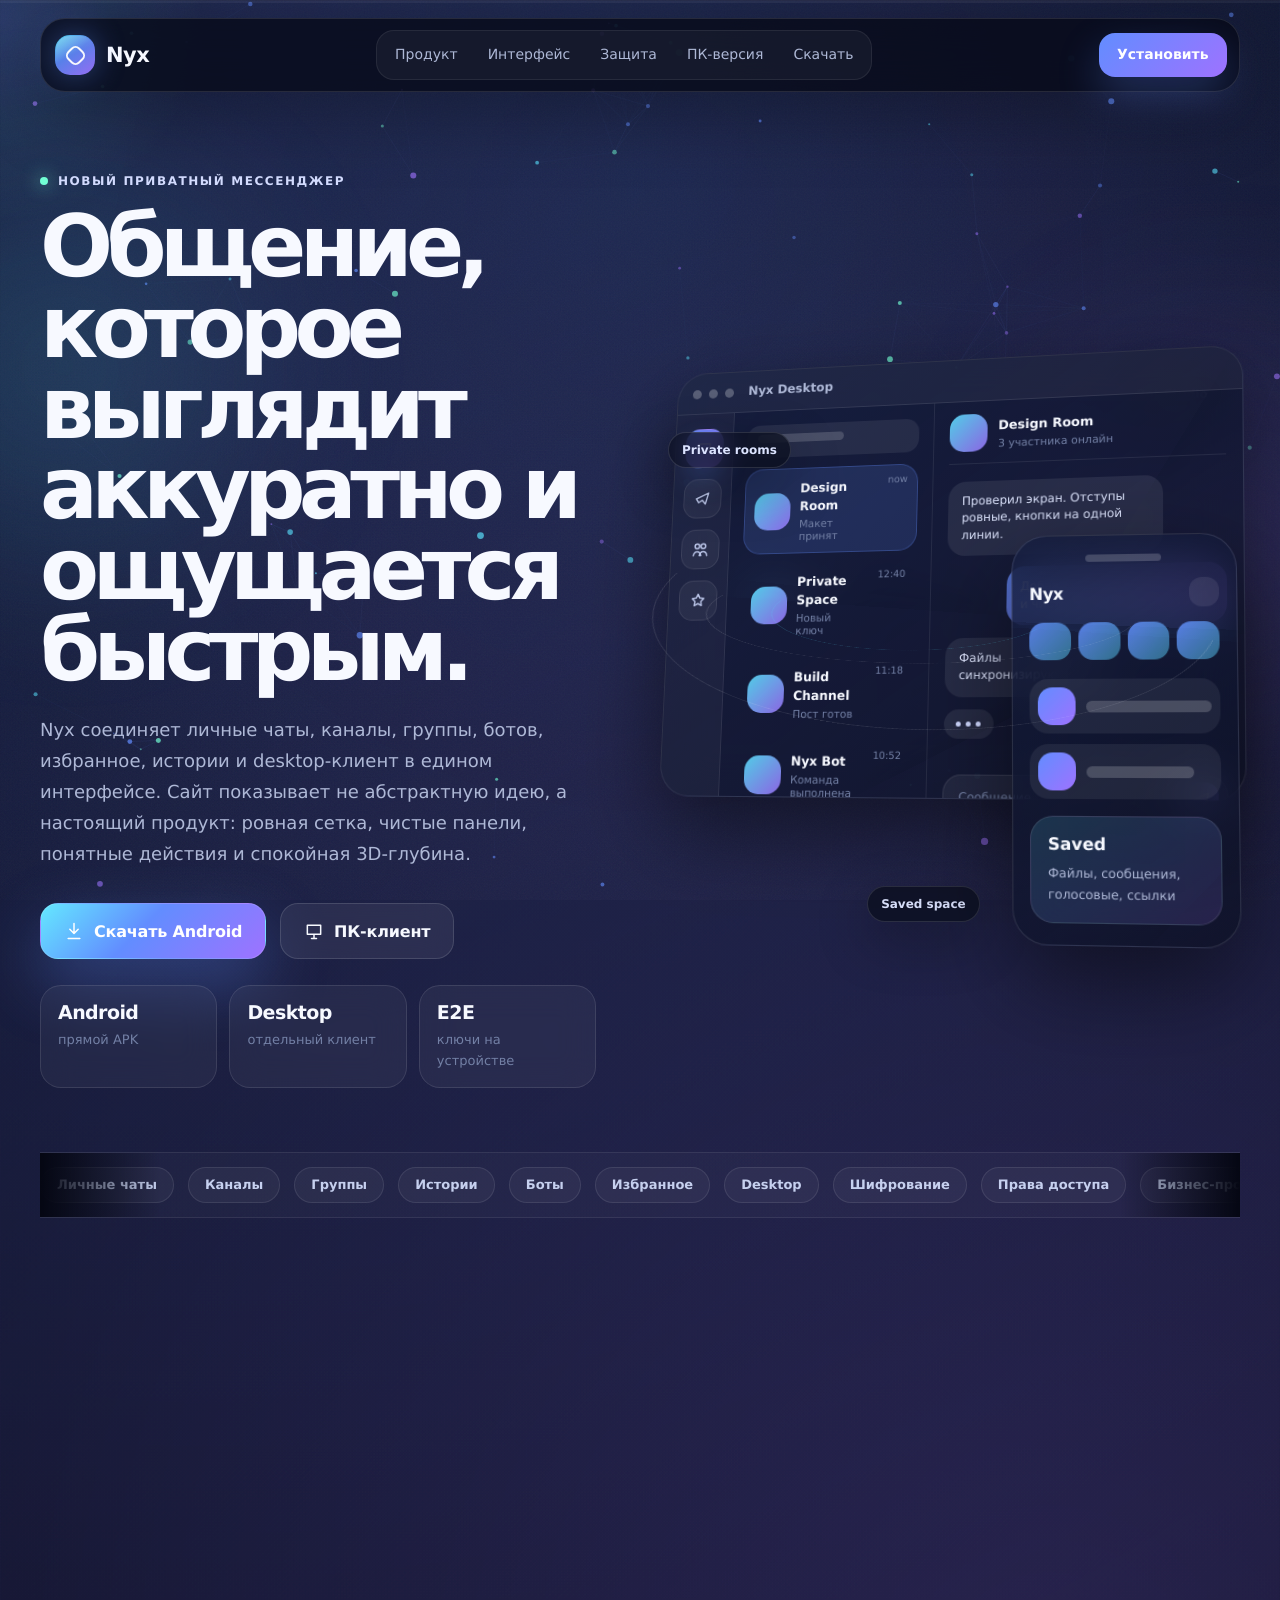
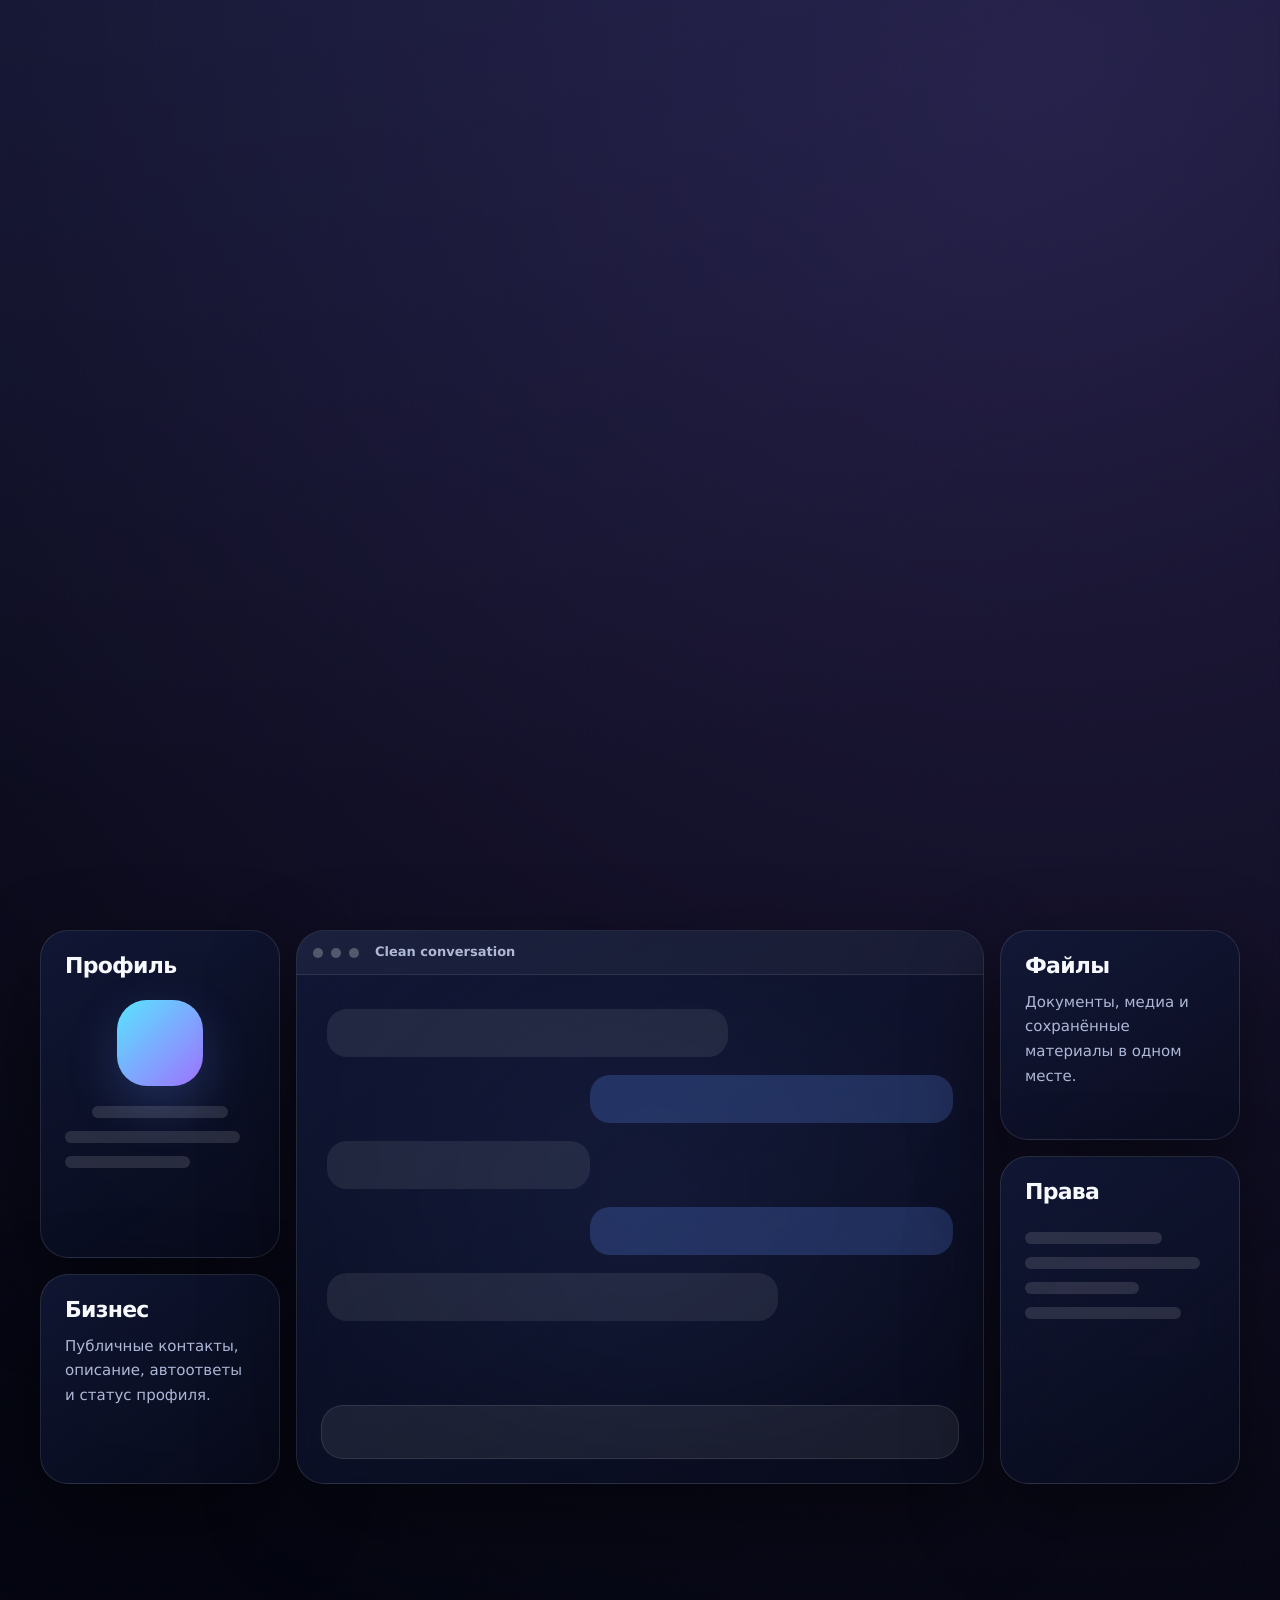
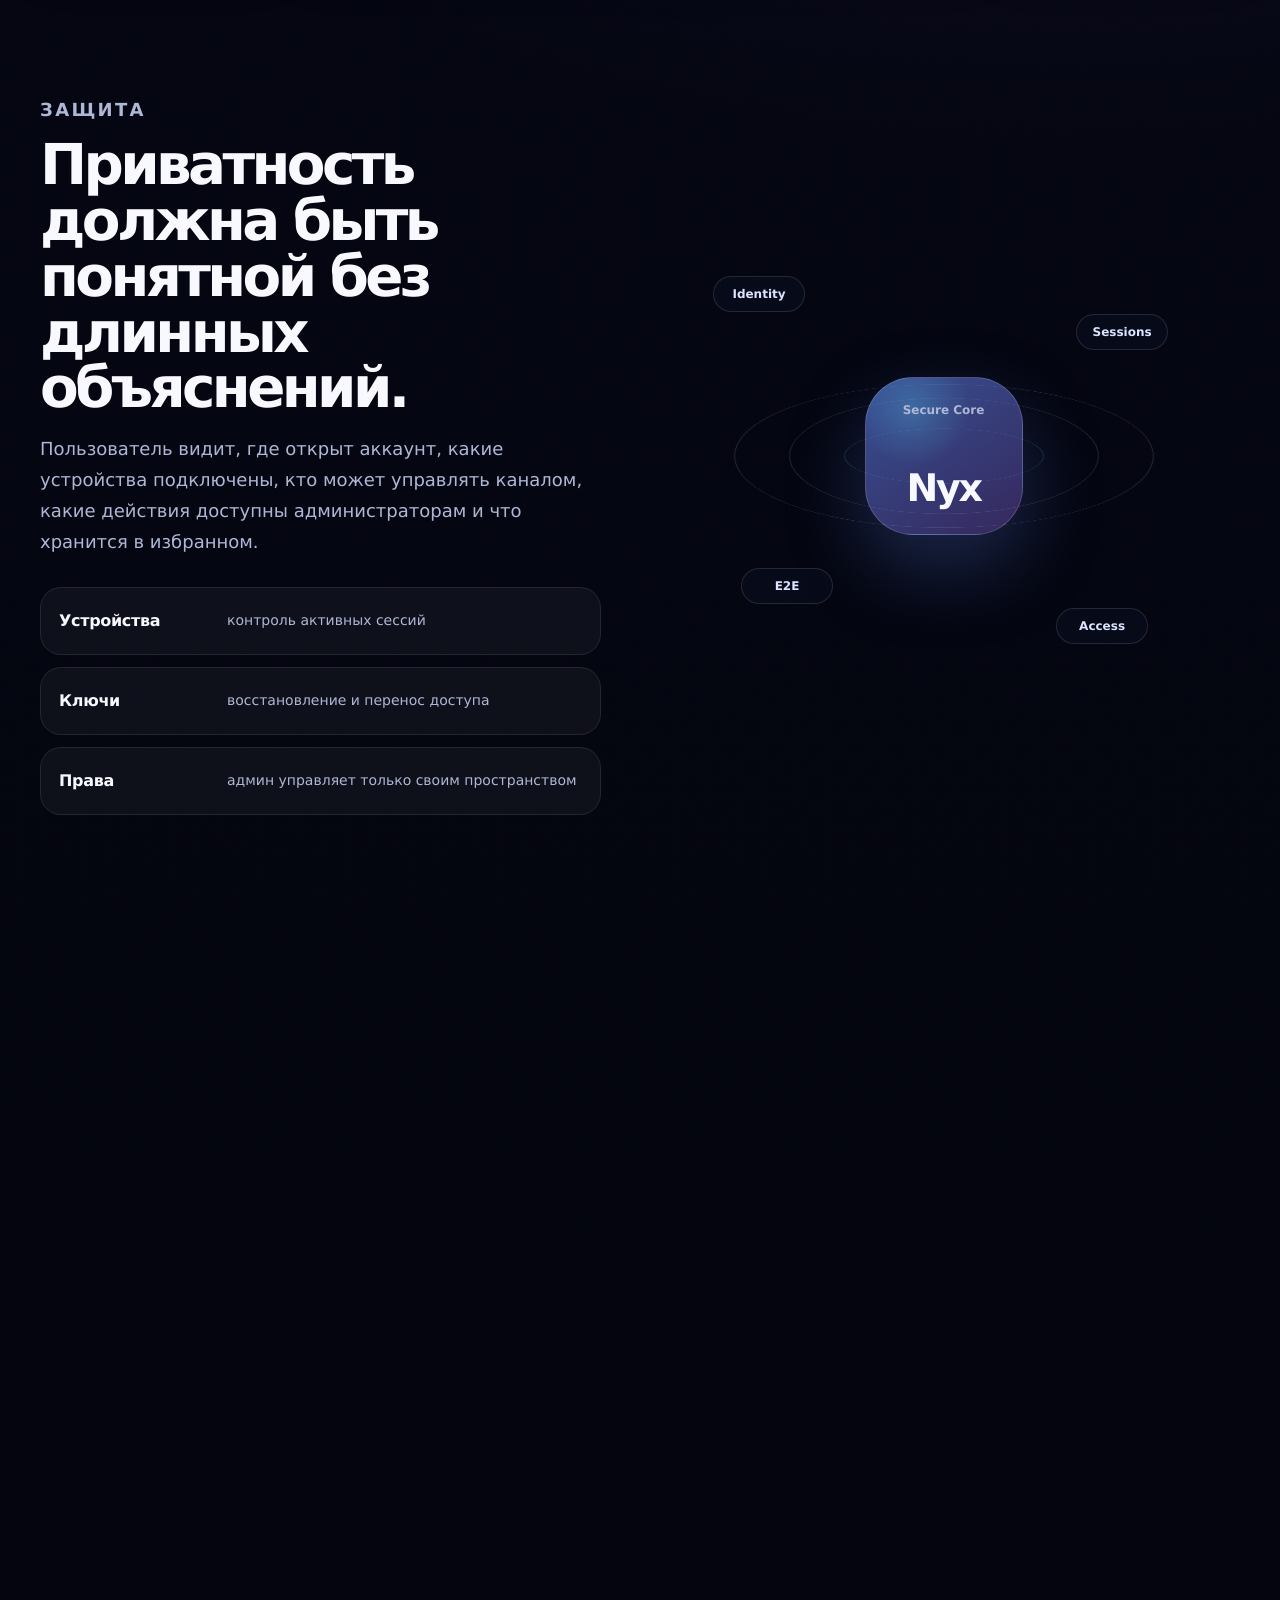
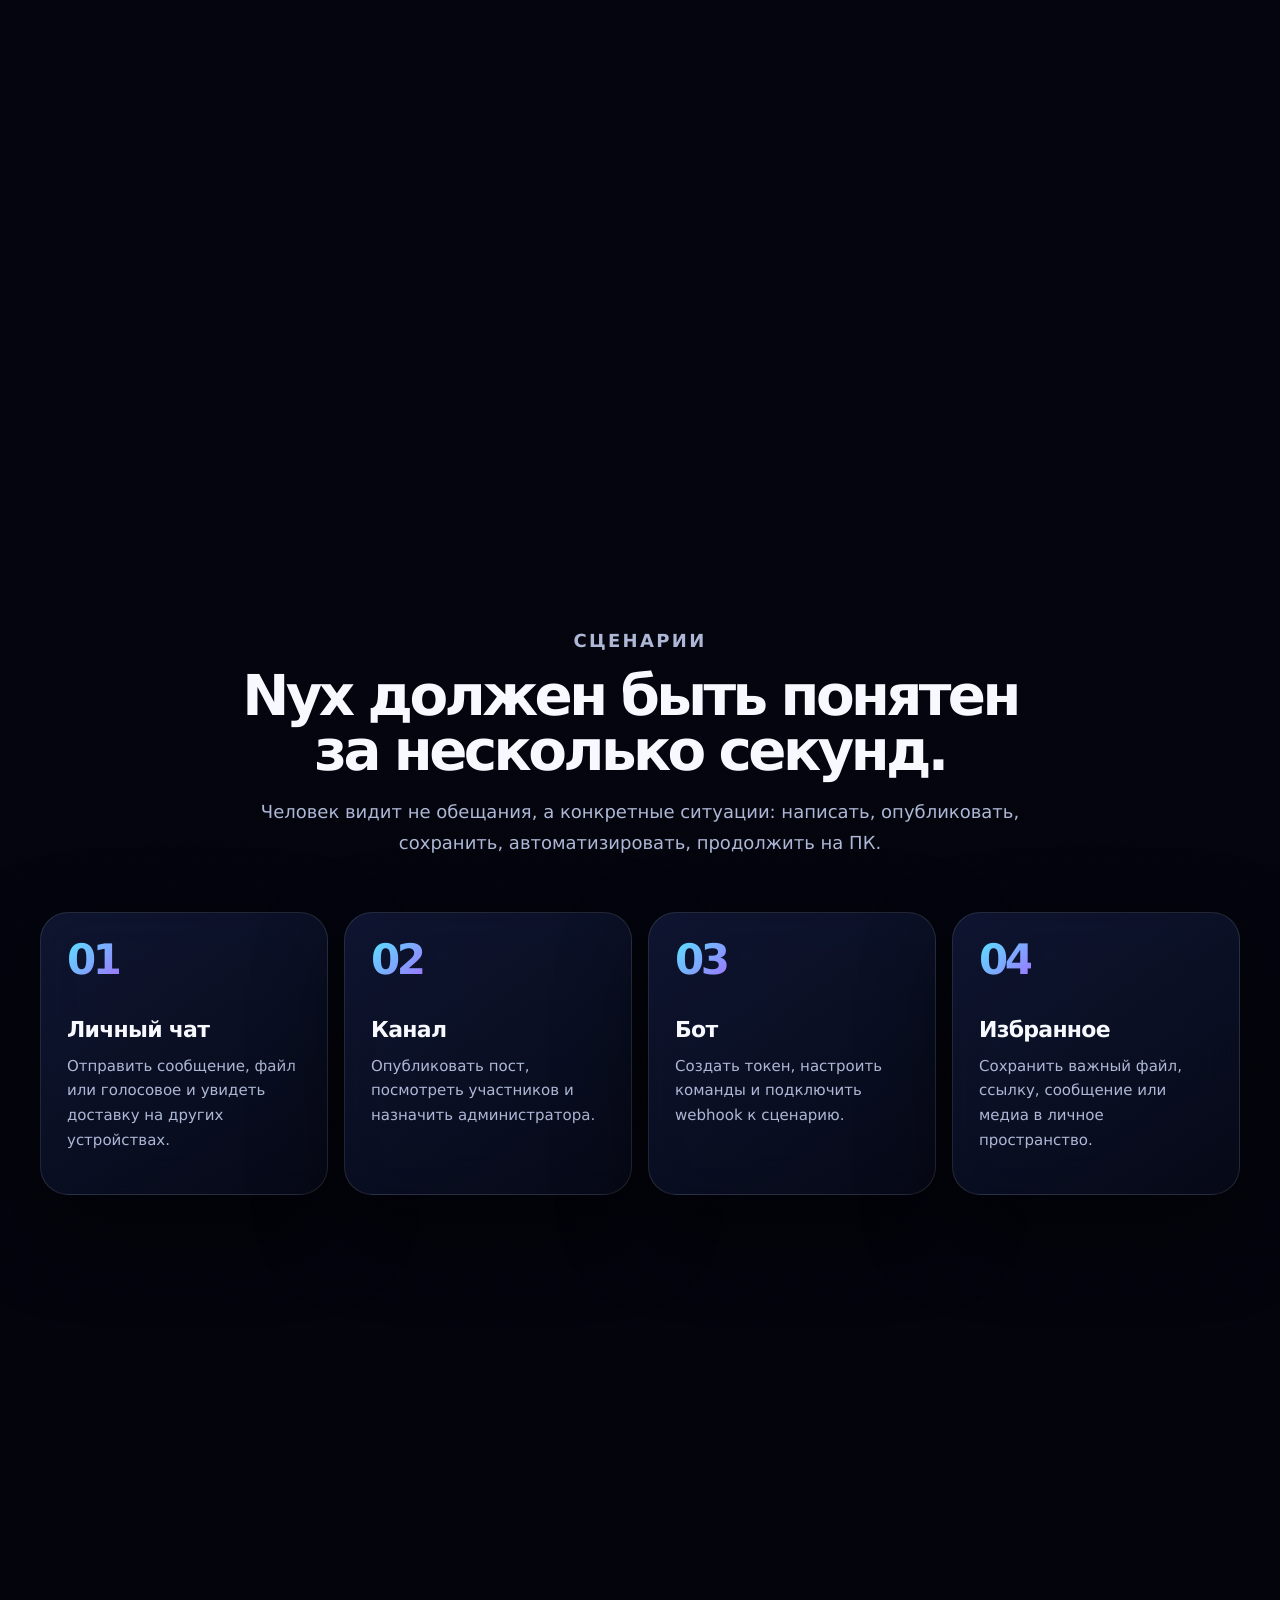
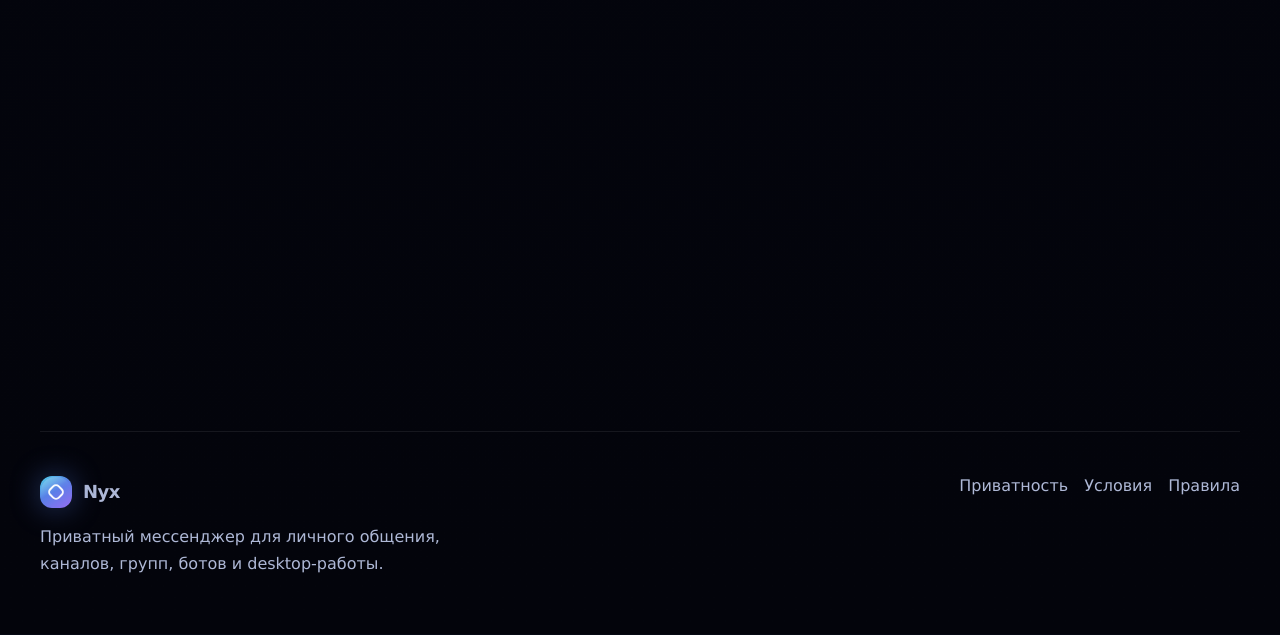
<file: index.html>
<!doctype html>
<html lang="ru">
<head>
  <meta charset="utf-8">
  <meta name="viewport" content="width=device-width, initial-scale=1">
  <title>Nyx Messenger — приватный мессенджер для Android и ПК</title>
  <meta name="description" content="Nyx Messenger — приватные чаты, каналы, группы, боты, избранное, истории и desktop-клиент в чистом 3D-интерфейсе.">
  <meta name="theme-color" content="#050713">
  <meta property="og:type" content="website">
  <meta property="og:title" content="Nyx Messenger">
  <meta property="og:description" content="Приватный мессенджер с красивым 3D-интерфейсом, Android-приложением и desktop-клиентом.">
  <meta property="og:image" content="assets/og-preview.svg">
  <link rel="icon" href="assets/favicon.svg" type="image/svg+xml">
  <link rel="manifest" href="manifest.webmanifest">
  <link rel="preload" href="styles.css" as="style">
  <link rel="stylesheet" href="styles.css">
</head>
<body>
  <canvas id="field" aria-hidden="true"></canvas>
  <div class="page-light page-light-one" aria-hidden="true"></div>
  <div class="page-light page-light-two" aria-hidden="true"></div>
  <div class="fine-noise" aria-hidden="true"></div>
  <div class="cursor-aura" aria-hidden="true"></div>
  <div class="scroll-progress" aria-hidden="true"><span></span></div>

  <div class="site">
    <header class="header" data-reveal>
      <a class="brand magnetic" href="#top" aria-label="Nyx Messenger">
        <span class="brand-symbol" aria-hidden="true"><span></span></span>
        <span class="brand-name">Nyx</span>
      </a>
      <nav class="nav" aria-label="Основная навигация">
        <a href="#product">Продукт</a>
        <a href="#interface">Интерфейс</a>
        <a href="#security">Защита</a>
        <a href="#desktop">ПК-версия</a>
        <a href="#download">Скачать</a>
      </nav>
      <a class="header-action magnetic" href="#download">Установить</a>
      <button class="nav-toggle" type="button" aria-label="Открыть меню" aria-expanded="false"><span></span><span></span></button>
    </header>

    <main id="top">
      <section class="hero" aria-label="Nyx Messenger">
        <div class="hero-copy" data-reveal>
          <p class="eyebrow"><span></span> Новый приватный мессенджер</p>
          <h1>Общение, которое выглядит аккуратно и ощущается быстрым.</h1>
          <p class="lead">Nyx соединяет личные чаты, каналы, группы, ботов, избранное, истории и desktop-клиент в едином интерфейсе. Сайт показывает не абстрактную идею, а настоящий продукт: ровная сетка, чистые панели, понятные действия и спокойная 3D-глубина.</p>
          <div class="hero-actions">
            <a class="button button-primary magnetic" href="https://github.com/hanxwqweasd/12312323qwe/releases/download/v1.0.0/nyx-android.apk" target="_blank" rel="noopener noreferrer" aria-label="Скачать Nyx для Android">
              <span class="button-shine" aria-hidden="true"></span>
              <svg viewBox="0 0 24 24" aria-hidden="true"><path d="M12 3v12m0 0 5-5m-5 5-5-5M5 21h14"/></svg>
              <span>Скачать Android</span>
            </a>
            <a class="button button-ghost magnetic" href="#desktop" aria-label="Посмотреть desktop-клиент Nyx">
              <svg viewBox="0 0 24 24" aria-hidden="true"><path d="M4 5h16v11H4zM9 21h6m-3-5v5"/></svg>
              <span>ПК-клиент</span>
            </a>
          </div>
          <div class="trust-row" aria-label="Преимущества Nyx">
            <div><strong>Android</strong><span>прямой APK</span></div>
            <div><strong>Desktop</strong><span>отдельный клиент</span></div>
            <div><strong>E2E</strong><span>ключи на устройстве</span></div>
          </div>
        </div>

        <div class="hero-visual" data-reveal>
          <div class="product-stage" data-tilt>
            <div class="orbit orbit-one" aria-hidden="true"></div>
            <div class="orbit orbit-two" aria-hidden="true"></div>
            <div class="orbit orbit-three" aria-hidden="true"></div>
            <div class="stage-label label-left">Private rooms</div>
            <div class="stage-label label-right">Bot Studio</div>
            <div class="stage-label label-bottom">Saved space</div>

            <article class="desktop-device glass-panel" aria-label="Макет desktop-интерфейса Nyx">
              <div class="window-bar">
                <span></span><span></span><span></span>
                <b>Nyx Desktop</b>
              </div>
              <div class="desktop-grid">
                <aside class="desktop-rail" aria-hidden="true">
                  <button class="rail-control active"><svg viewBox="0 0 24 24"><path d="M5 6h14v9H8l-3 3z"/></svg></button>
                  <button class="rail-control"><svg viewBox="0 0 24 24"><path d="M4 12 20 5l-4 14-4-5-5 3z"/></svg></button>
                  <button class="rail-control"><svg viewBox="0 0 24 24"><path d="M8 11a3 3 0 1 0 0-6 3 3 0 0 0 0 6Zm8 0a3 3 0 1 0 0-6 3 3 0 0 0 0 6ZM3 20c.6-3.5 2.4-5 5-5s4.4 1.5 5 5M11 20c.6-3.5 2.4-5 5-5s4.4 1.5 5 5"/></svg></button>
                  <button class="rail-control"><svg viewBox="0 0 24 24"><path d="m12 4 2.3 4.8 5.3.7-3.8 3.7.9 5.2-4.7-2.5-4.7 2.5.9-5.2-3.8-3.7 5.3-.7z"/></svg></button>
                </aside>
                <section class="desktop-list" aria-hidden="true">
                  <div class="search-line"><span></span></div>
                  <div class="dialog-card active"><i></i><div><b>Design Room</b><span>Макет принят</span></div><em>now</em></div>
                  <div class="dialog-card"><i></i><div><b>Private Space</b><span>Новый ключ</span></div><em>12:40</em></div>
                  <div class="dialog-card"><i></i><div><b>Build Channel</b><span>Пост готов</span></div><em>11:18</em></div>
                  <div class="dialog-card"><i></i><div><b>Nyx Bot</b><span>Команда выполнена</span></div><em>10:52</em></div>
                </section>
                <section class="desktop-chat" aria-hidden="true">
                  <div class="chat-title"><i></i><div><b>Design Room</b><span>3 участника онлайн</span></div></div>
                  <div class="message left">Проверил экран. Отступы ровные, кнопки на одной линии.</div>
                  <div class="message right">Добавляю финальную сцену и чистые состояния.</div>
                  <div class="message left small">Файлы синхронизируются.</div>
                  <div class="typing"><i></i><i></i><i></i></div>
                  <div class="message-input"><span>Сообщение</span><button aria-label="Отправить"><svg viewBox="0 0 24 24"><path d="M4 12 20 5l-4 14-4-5-5 3z"/></svg></button></div>
                </section>
              </div>
            </article>

            <article class="phone-device glass-panel" aria-label="Макет мобильного интерфейса Nyx">
              <div class="phone-notch"></div>
              <div class="phone-head"><b>Nyx</b><span></span></div>
              <div class="story-strip"><i></i><i></i><i></i><i></i></div>
              <div class="phone-row"><b></b><span></span></div>
              <div class="phone-row wide"><b></b><span></span></div>
              <div class="saved-card"><strong>Saved</strong><span>Файлы, сообщения, голосовые, ссылки</span></div>
            </article>
          </div>
        </div>
      </section>

      <section class="ticker" aria-label="Возможности Nyx">
        <div class="ticker-track">
          <span>Личные чаты</span><span>Каналы</span><span>Группы</span><span>Истории</span><span>Боты</span><span>Избранное</span><span>Desktop</span><span>Шифрование</span><span>Права доступа</span><span>Бизнес-профиль</span>
          <span>Личные чаты</span><span>Каналы</span><span>Группы</span><span>Истории</span><span>Боты</span><span>Избранное</span><span>Desktop</span><span>Шифрование</span><span>Права доступа</span><span>Бизнес-профиль</span>
        </div>
      </section>

      <section class="section product" id="product">
        <div class="section-heading" data-reveal>
          <p class="kicker">Продукт</p>
          <h2>Не набор экранов, а цельная система общения.</h2>
          <p>Каждый раздел показывает реальную пользу: где общаться, где публиковать, где хранить важное, где подключать автоматизацию и как держать профиль под контролем.</p>
        </div>
        <div class="product-map" data-reveal>
          <article class="map-card primary" data-tilt>
            <span class="line-icon"><svg viewBox="0 0 24 24"><path d="M5 6h14v9H8l-3 3z"/></svg></span>
            <h3>Чаты</h3>
            <p>Сообщения, файлы, голосовые, реакции и синхронизация между устройствами.</p>
          </article>
          <article class="map-card" data-tilt>
            <span class="line-icon"><svg viewBox="0 0 24 24"><path d="M4 12 20 5l-4 14-4-5-5 3z"/></svg></span>
            <h3>Каналы</h3>
            <p>Публикации, участники, администраторы, оформление и права доступа.</p>
          </article>
          <article class="map-card" data-tilt>
            <span class="line-icon"><svg viewBox="0 0 24 24"><path d="M7 8h10M7 12h7M5 20h14a2 2 0 0 0 2-2V6a2 2 0 0 0-2-2H5a2 2 0 0 0-2 2v12a2 2 0 0 0 2 2z"/></svg></span>
            <h3>Боты</h3>
            <p>Команды, webhook, сценарии поддержки и автоматизация внутри Nyx.</p>
          </article>
          <article class="map-card" data-tilt>
            <span class="line-icon"><svg viewBox="0 0 24 24"><path d="m12 4 2.3 4.8 5.3.7-3.8 3.7.9 5.2-4.7-2.5-4.7 2.5.9-5.2-3.8-3.7 5.3-.7z"/></svg></span>
            <h3>Избранное</h3>
            <p>Отдельное пространство для сообщений, ссылок, видео, фото и документов.</p>
          </article>
        </div>
      </section>

      <section class="section interface" id="interface">
        <div class="section-heading narrow" data-reveal>
          <p class="kicker">Интерфейс</p>
          <h2>Аккуратная визуальная система без случайных деталей.</h2>
          <p>Сетка выдержана по вертикали и горизонтали. Заголовки не ломают ритм, карточки одинаково читаются, а 3D-движение не мешает нажимать на кнопки.</p>
        </div>
        <div class="interface-board" data-reveal>
          <div class="board-glow" aria-hidden="true"></div>
          <div class="board-column left-column">
            <div class="board-card tall" data-tilt>
              <h3>Профиль</h3>
              <div class="profile-preview"><span></span><b></b><i></i><i></i></div>
            </div>
            <div class="board-card" data-tilt>
              <h3>Бизнес</h3>
              <p>Публичные контакты, описание, автоответы и статус профиля.</p>
            </div>
          </div>
          <div class="board-main" data-tilt>
            <div class="board-window-bar"><span></span><span></span><span></span><b>Clean conversation</b></div>
            <div class="conversation-lines"><i></i><i></i><i></i><i></i><i></i></div>
            <div class="clean-input"></div>
          </div>
          <div class="board-column right-column">
            <div class="board-card" data-tilt>
              <h3>Файлы</h3>
              <p>Документы, медиа и сохранённые материалы в одном месте.</p>
            </div>
            <div class="board-card tall" data-tilt>
              <h3>Права</h3>
              <div class="permission-list"><span></span><span></span><span></span><span></span></div>
            </div>
          </div>
        </div>
      </section>

      <section class="section security" id="security">
        <div class="security-copy" data-reveal>
          <p class="kicker">Защита</p>
          <h2>Приватность должна быть понятной без длинных объяснений.</h2>
          <p>Пользователь видит, где открыт аккаунт, какие устройства подключены, кто может управлять каналом, какие действия доступны администраторам и что хранится в избранном.</p>
          <div class="security-list">
            <div><strong>Устройства</strong><span>контроль активных сессий</span></div>
            <div><strong>Ключи</strong><span>восстановление и перенос доступа</span></div>
            <div><strong>Права</strong><span>админ управляет только своим пространством</span></div>
          </div>
        </div>
        <div class="security-core" data-reveal data-tilt>
          <div class="core-ring ring-a"></div>
          <div class="core-ring ring-b"></div>
          <div class="core-ring ring-c"></div>
          <div class="core-center"><span>Secure Core</span><b>Nyx</b></div>
          <div class="core-note note-a">Identity</div>
          <div class="core-note note-b">Sessions</div>
          <div class="core-note note-c">E2E</div>
          <div class="core-note note-d">Access</div>
        </div>
      </section>

      <section class="section desktop" id="desktop">
        <div class="section-heading" data-reveal>
          <p class="kicker">ПК-версия</p>
          <h2>Desktop-клиент выглядит как рабочая программа, а не мобильный экран в рамке.</h2>
          <p>На большом экране Nyx раскрывается через три рабочие зоны: список пространств, переписка и правая панель профиля. Пользователь не видит технических ссылок, а сразу попадает в продукт.</p>
        </div>
        <div class="desktop-showcase" data-reveal>
          <div class="desktop-panel" data-tilt>
            <div class="desktop-panel-bar"><span></span><span></span><span></span><b>Nyx Messenger</b></div>
            <div class="desktop-panel-layout">
              <aside class="app-nav"><i class="active"></i><i></i><i></i><i></i><i></i></aside>
              <aside class="app-list"><div></div><span class="active"></span><span></span><span></span><span></span><span></span></aside>
              <main class="app-chat"><div class="app-title"></div><i></i><i></i><i></i><i></i><div class="app-composer"></div></main>
              <aside class="app-side"><div></div><span></span><span></span><span></span></aside>
            </div>
          </div>
          <div class="desktop-points">
            <div><strong>Слева навигация</strong><span>чаты, каналы, группы, боты и избранное доступны без перегруза.</span></div>
            <div><strong>Центр для переписки</strong><span>сообщения, вложения и действия находятся в естественном месте.</span></div>
            <div><strong>Справа профиль</strong><span>участники, файлы, администраторы и настройки видны отдельно.</span></div>
          </div>
        </div>
      </section>

      <section class="section scenes" aria-label="Сценарии использования Nyx">
        <div class="section-heading centered" data-reveal>
          <p class="kicker">Сценарии</p>
          <h2>Nyx должен быть понятен за несколько секунд.</h2>
          <p>Человек видит не обещания, а конкретные ситуации: написать, опубликовать, сохранить, автоматизировать, продолжить на ПК.</p>
        </div>
        <div class="scene-grid">
          <article class="scene-card" data-reveal data-tilt><b>01</b><h3>Личный чат</h3><p>Отправить сообщение, файл или голосовое и увидеть доставку на других устройствах.</p></article>
          <article class="scene-card" data-reveal data-tilt><b>02</b><h3>Канал</h3><p>Опубликовать пост, посмотреть участников и назначить администратора.</p></article>
          <article class="scene-card" data-reveal data-tilt><b>03</b><h3>Бот</h3><p>Создать токен, настроить команды и подключить webhook к сценарию.</p></article>
          <article class="scene-card" data-reveal data-tilt><b>04</b><h3>Избранное</h3><p>Сохранить важный файл, ссылку, сообщение или медиа в личное пространство.</p></article>
        </div>
      </section>

      <section class="section download" id="download">
        <div class="download-card" data-reveal data-tilt>
          <div class="download-orb" aria-hidden="true"></div>
          <div class="download-copy">
            <p class="kicker">Скачать</p>
            <h2>Сначала установи Android, затем подключи ПК-клиент.</h2>
            <p>Nyx выглядит цельно на телефоне и на компьютере. Android-приложение можно скачать прямой ссылкой, а desktop-клиент подходит для работы с чатами, каналами и ботами на большом экране.</p>
          </div>
          <div class="download-actions">
            <a class="button button-primary magnetic" href="https://github.com/hanxwqweasd/12312323qwe/releases/download/v1.0.0/nyx-android.apk" target="_blank" rel="noopener noreferrer" aria-label="Скачать Android APK">
              <span class="button-shine" aria-hidden="true"></span>
              <svg viewBox="0 0 24 24" aria-hidden="true"><path d="M12 3v12m0 0 5-5m-5 5-5-5M5 21h14"/></svg>
              <span>Скачать Android</span>
            </a>
            <a class="button button-ghost magnetic" href="https://github.com/hanxwqweasd/12312323qwe/releases" target="_blank" rel="noopener noreferrer" aria-label="Открыть страницу загрузки Nyx для Windows">
              <svg viewBox="0 0 24 24" aria-hidden="true"><path d="M4 5h16v11H4zM9 21h6m-3-5v5"/></svg>
              <span>Windows installer</span>
            </a>
          </div>
        </div>
      </section>
    </main>

    <footer class="footer">
      <div>
        <a class="brand footer-brand" href="#top" aria-label="Nyx Messenger"><span class="brand-symbol" aria-hidden="true"><span></span></span><span class="brand-name">Nyx</span></a>
        <p>Приватный мессенджер для личного общения, каналов, групп, ботов и desktop-работы.</p>
      </div>
      <nav aria-label="Документы">
        <a href="privacy.html">Приватность</a>
        <a href="terms.html">Условия</a>
        <a href="platform-rules.html">Правила</a>
      </nav>
    </footer>
  </div>

  <script src="script.js"></script>
</body>
</html>
</file>
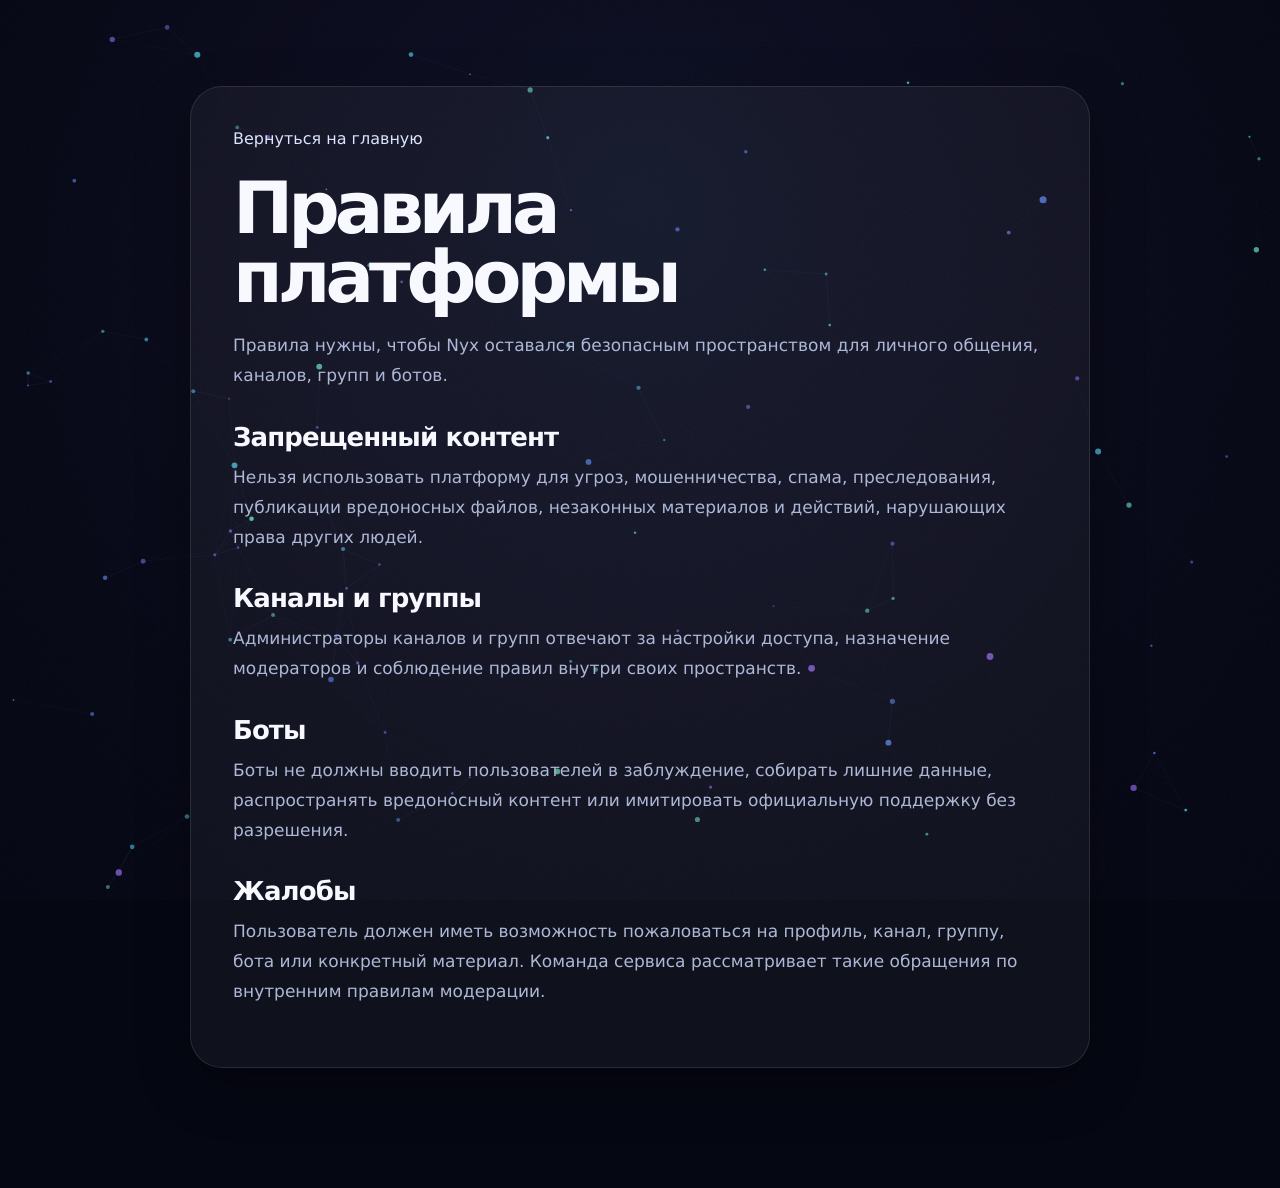
<file: platform-rules.html>
<!doctype html>
<html lang="ru">
<head>
  <meta charset="utf-8">
  <meta name="viewport" content="width=device-width, initial-scale=1">
  <title>Правила платформы — Nyx Messenger</title>
  <meta name="theme-color" content="#050713">
  <link rel="icon" href="assets/favicon.svg" type="image/svg+xml">
  <link rel="stylesheet" href="styles.css">
</head>
<body class="legal-page">
  <canvas id="field" aria-hidden="true"></canvas>
  <div class="fine-noise" aria-hidden="true"></div>
  <main class="site">
    <article class="legal-shell">
      <a class="legal-back" href="index.html">Вернуться на главную</a>
      <h1>Правила платформы</h1>
      <p>Правила нужны, чтобы Nyx оставался безопасным пространством для личного общения, каналов, групп и ботов.</p>
      <h2>Запрещенный контент</h2>
      <p>Нельзя использовать платформу для угроз, мошенничества, спама, преследования, публикации вредоносных файлов, незаконных материалов и действий, нарушающих права других людей.</p>
      <h2>Каналы и группы</h2>
      <p>Администраторы каналов и групп отвечают за настройки доступа, назначение модераторов и соблюдение правил внутри своих пространств.</p>
      <h2>Боты</h2>
      <p>Боты не должны вводить пользователей в заблуждение, собирать лишние данные, распространять вредоносный контент или имитировать официальную поддержку без разрешения.</p>
      <h2>Жалобы</h2>
      <p>Пользователь должен иметь возможность пожаловаться на профиль, канал, группу, бота или конкретный материал. Команда сервиса рассматривает такие обращения по внутренним правилам модерации.</p>
    </article>
  </main>
  <script src="script.js"></script>
</body>
</html>
</file>
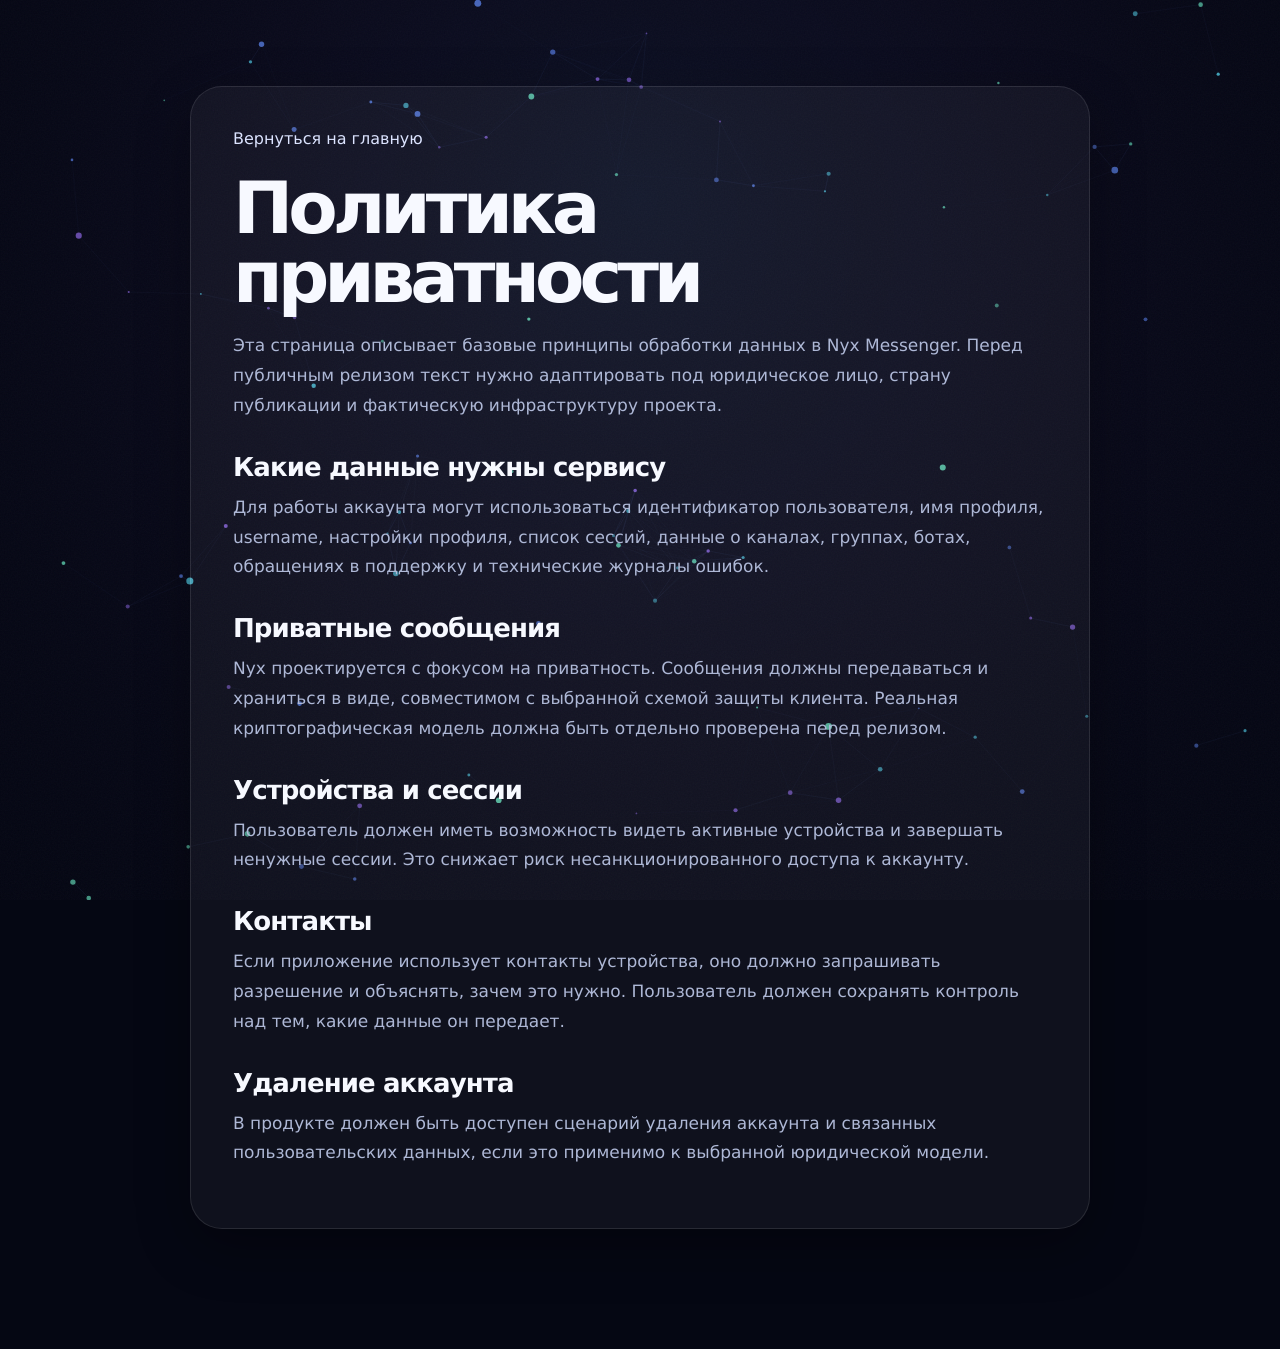
<file: privacy.html>
<!doctype html>
<html lang="ru">
<head>
  <meta charset="utf-8">
  <meta name="viewport" content="width=device-width, initial-scale=1">
  <title>Политика приватности — Nyx Messenger</title>
  <meta name="theme-color" content="#050713">
  <link rel="icon" href="assets/favicon.svg" type="image/svg+xml">
  <link rel="stylesheet" href="styles.css">
</head>
<body class="legal-page">
  <canvas id="field" aria-hidden="true"></canvas>
  <div class="fine-noise" aria-hidden="true"></div>
  <main class="site">
    <article class="legal-shell">
      <a class="legal-back" href="index.html">Вернуться на главную</a>
      <h1>Политика приватности</h1>
      <p>Эта страница описывает базовые принципы обработки данных в Nyx Messenger. Перед публичным релизом текст нужно адаптировать под юридическое лицо, страну публикации и фактическую инфраструктуру проекта.</p>
      <h2>Какие данные нужны сервису</h2>
      <p>Для работы аккаунта могут использоваться идентификатор пользователя, имя профиля, username, настройки профиля, список сессий, данные о каналах, группах, ботах, обращениях в поддержку и технические журналы ошибок.</p>
      <h2>Приватные сообщения</h2>
      <p>Nyx проектируется с фокусом на приватность. Сообщения должны передаваться и храниться в виде, совместимом с выбранной схемой защиты клиента. Реальная криптографическая модель должна быть отдельно проверена перед релизом.</p>
      <h2>Устройства и сессии</h2>
      <p>Пользователь должен иметь возможность видеть активные устройства и завершать ненужные сессии. Это снижает риск несанкционированного доступа к аккаунту.</p>
      <h2>Контакты</h2>
      <p>Если приложение использует контакты устройства, оно должно запрашивать разрешение и объяснять, зачем это нужно. Пользователь должен сохранять контроль над тем, какие данные он передает.</p>
      <h2>Удаление аккаунта</h2>
      <p>В продукте должен быть доступен сценарий удаления аккаунта и связанных пользовательских данных, если это применимо к выбранной юридической модели.</p>
    </article>
  </main>
  <script src="script.js"></script>
</body>
</html>
</file>
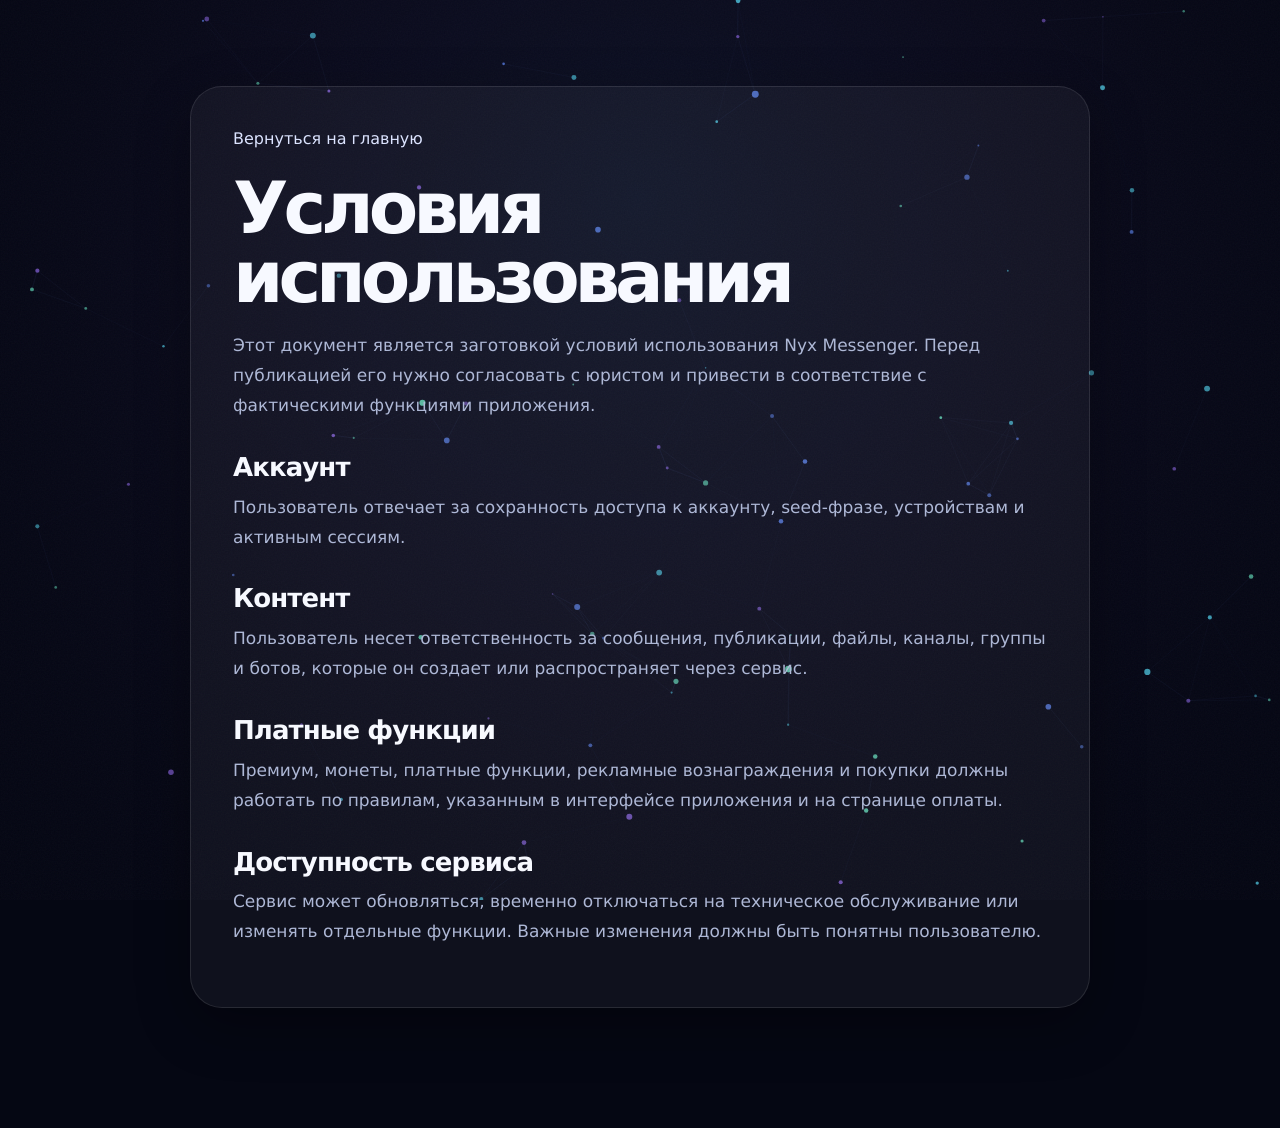
<file: terms.html>
<!doctype html>
<html lang="ru">
<head>
  <meta charset="utf-8">
  <meta name="viewport" content="width=device-width, initial-scale=1">
  <title>Условия использования — Nyx Messenger</title>
  <meta name="theme-color" content="#050713">
  <link rel="icon" href="assets/favicon.svg" type="image/svg+xml">
  <link rel="stylesheet" href="styles.css">
</head>
<body class="legal-page">
  <canvas id="field" aria-hidden="true"></canvas>
  <div class="fine-noise" aria-hidden="true"></div>
  <main class="site">
    <article class="legal-shell">
      <a class="legal-back" href="index.html">Вернуться на главную</a>
      <h1>Условия использования</h1>
      <p>Этот документ является заготовкой условий использования Nyx Messenger. Перед публикацией его нужно согласовать с юристом и привести в соответствие с фактическими функциями приложения.</p>
      <h2>Аккаунт</h2>
      <p>Пользователь отвечает за сохранность доступа к аккаунту, seed-фразе, устройствам и активным сессиям.</p>
      <h2>Контент</h2>
      <p>Пользователь несет ответственность за сообщения, публикации, файлы, каналы, группы и ботов, которые он создает или распространяет через сервис.</p>
      <h2>Платные функции</h2>
      <p>Премиум, монеты, платные функции, рекламные вознаграждения и покупки должны работать по правилам, указанным в интерфейсе приложения и на странице оплаты.</p>
      <h2>Доступность сервиса</h2>
      <p>Сервис может обновляться, временно отключаться на техническое обслуживание или изменять отдельные функции. Важные изменения должны быть понятны пользователю.</p>
    </article>
  </main>
  <script src="script.js"></script>
</body>
</html>
</file>
<file: styles.css>
:root {
  color-scheme: dark;
  --bg: #050713;
  --bg-soft: #090d1c;
  --panel: rgba(14, 20, 43, 0.72);
  --panel-strong: rgba(18, 26, 58, 0.88);
  --panel-soft: rgba(255, 255, 255, 0.055);
  --line: rgba(255, 255, 255, 0.115);
  --line-strong: rgba(255, 255, 255, 0.18);
  --text: #f7f9ff;
  --muted: #aeb8d6;
  --muted-2: #7380a5;
  --blue: #628dff;
  --cyan: #59e4ff;
  --violet: #9e72ff;
  --mint: #72ffd4;
  --danger: #ff7c9d;
  --shadow: 0 34px 90px rgba(0, 0, 0, 0.48);
  --shadow-soft: 0 18px 54px rgba(0, 0, 0, 0.32);
  --radius-xl: 34px;
  --radius-lg: 26px;
  --radius-md: 18px;
  --radius-sm: 13px;
  --ease: cubic-bezier(.2, .8, .2, 1);
}

* { box-sizing: border-box; }
html { scroll-behavior: smooth; }
body {
  margin: 0;
  min-height: 100vh;
  overflow-x: hidden;
  background:
    radial-gradient(circle at 18% 0%, rgba(98, 141, 255, 0.22), transparent 34%),
    radial-gradient(circle at 82% 24%, rgba(158, 114, 255, 0.2), transparent 31%),
    linear-gradient(180deg, #060817 0%, #03040b 100%);
  color: var(--text);
  font-family: Inter, ui-sans-serif, system-ui, -apple-system, BlinkMacSystemFont, "Segoe UI", Arial, sans-serif;
  -webkit-font-smoothing: antialiased;
  text-rendering: geometricPrecision;
}
body.menu-open { overflow: hidden; }
a { color: inherit; text-decoration: none; }
button, input { font: inherit; }
button { cursor: pointer; }
svg {
  width: 20px;
  height: 20px;
  fill: none;
  stroke: currentColor;
  stroke-width: 1.8;
  stroke-linecap: round;
  stroke-linejoin: round;
  flex: 0 0 auto;
}

#field {
  position: fixed;
  inset: 0;
  z-index: -6;
  width: 100%;
  height: 100%;
}
.fine-noise {
  position: fixed;
  inset: 0;
  pointer-events: none;
  z-index: -4;
  opacity: .075;
  background-image: url("data:image/svg+xml,%3Csvg xmlns='http://www.w3.org/2000/svg' width='180' height='180'%3E%3Cfilter id='n'%3E%3CfeTurbulence type='fractalNoise' baseFrequency='.7' numOctaves='3' stitchTiles='stitch'/%3E%3C/filter%3E%3Crect width='180' height='180' filter='url(%23n)' opacity='.45'/%3E%3C/svg%3E");
}
.page-light {
  position: fixed;
  pointer-events: none;
  z-index: -5;
  border-radius: 999px;
  filter: blur(76px);
  opacity: .35;
}
.page-light-one {
  width: 46vw;
  height: 46vw;
  left: -18vw;
  top: 8vh;
  background: radial-gradient(circle, rgba(89, 228, 255, .5), transparent 66%);
  animation: light-drift-a 18s var(--ease) infinite;
}
.page-light-two {
  width: 48vw;
  height: 48vw;
  right: -20vw;
  top: 26vh;
  background: radial-gradient(circle, rgba(158, 114, 255, .48), transparent 68%);
  animation: light-drift-b 22s var(--ease) infinite;
}
.cursor-aura {
  position: fixed;
  z-index: -3;
  width: 420px;
  height: 420px;
  border-radius: 50%;
  pointer-events: none;
  background: radial-gradient(circle, rgba(98, 141, 255, .24), rgba(89, 228, 255, .08) 38%, transparent 68%);
  transform: translate3d(-50%, -50%, 0);
  opacity: .75;
  mix-blend-mode: screen;
}
.scroll-progress {
  position: fixed;
  top: 0;
  left: 0;
  z-index: 90;
  width: 100%;
  height: 3px;
  background: rgba(255, 255, 255, .055);
}
.scroll-progress span {
  display: block;
  width: 0;
  height: 100%;
  background: linear-gradient(90deg, var(--cyan), var(--blue), var(--violet));
  box-shadow: 0 0 18px rgba(98, 141, 255, .75);
}

.site {
  width: min(1200px, calc(100% - 40px));
  margin: 0 auto;
}
.header {
  position: sticky;
  top: 18px;
  z-index: 80;
  display: grid;
  grid-template-columns: auto 1fr auto;
  align-items: center;
  gap: 18px;
  min-height: 68px;
  padding: 11px 12px 11px 14px;
  margin-top: 18px;
  border: 1px solid var(--line);
  border-radius: 25px;
  background: rgba(6, 9, 22, .76);
  backdrop-filter: blur(24px);
  box-shadow: 0 22px 70px rgba(0, 0, 0, .28);
}
.brand {
  display: inline-flex;
  align-items: center;
  gap: 11px;
  width: max-content;
  font-weight: 820;
  letter-spacing: -0.035em;
}
.brand-symbol {
  position: relative;
  display: grid;
  place-items: center;
  width: 40px;
  height: 40px;
  border-radius: 15px;
  background: linear-gradient(145deg, rgba(89, 228, 255, .92), rgba(98, 141, 255, .9) 45%, rgba(158, 114, 255, .95));
  box-shadow: 0 0 30px rgba(98, 141, 255, .38);
  overflow: hidden;
}
.brand-symbol::before {
  content: "";
  position: absolute;
  inset: 1px;
  border-radius: 14px;
  background: linear-gradient(155deg, rgba(255,255,255,.25), transparent 48%);
}
.brand-symbol span {
  position: relative;
  width: 17px;
  height: 17px;
  border: 2px solid rgba(255,255,255,.94);
  border-radius: 6px;
  transform: rotate(45deg);
}
.brand-name { font-size: 21px; }
.nav {
  justify-self: center;
  display: flex;
  align-items: center;
  gap: 4px;
  padding: 5px;
  border: 1px solid rgba(255,255,255,.075);
  border-radius: 18px;
  background: rgba(255,255,255,.045);
}
.nav a {
  display: inline-flex;
  align-items: center;
  min-height: 38px;
  padding: 0 13px;
  border-radius: 14px;
  color: var(--muted);
  font-size: 14px;
  transition: color .22s var(--ease), background .22s var(--ease), transform .22s var(--ease);
}
.nav a:hover {
  color: var(--text);
  background: rgba(255,255,255,.08);
  transform: translateY(-1px);
}
.header-action {
  display: inline-flex;
  align-items: center;
  justify-content: center;
  min-height: 44px;
  padding: 0 18px;
  border-radius: 16px;
  color: white;
  font-size: 14px;
  font-weight: 780;
  background: linear-gradient(135deg, var(--blue), var(--violet));
  box-shadow: 0 18px 42px rgba(98, 141, 255, .27);
}
.nav-toggle {
  display: none;
  width: 44px;
  height: 44px;
  border: 0;
  border-radius: 15px;
  color: var(--text);
  background: rgba(255,255,255,.08);
}
.nav-toggle span {
  display: block;
  width: 18px;
  height: 2px;
  margin: 5px auto;
  border-radius: 4px;
  background: currentColor;
}

.hero {
  display: grid;
  grid-template-columns: minmax(0, 1fr) minmax(520px, 1.06fr);
  align-items: center;
  gap: 54px;
  min-height: calc(100vh - 86px);
  padding: 78px 0 64px;
}
.hero-copy { max-width: 690px; }
.eyebrow,
.kicker {
  display: inline-flex;
  align-items: center;
  gap: 10px;
  margin: 0;
  color: #d4dcff;
  font-size: 12px;
  font-weight: 820;
  line-height: 1;
  letter-spacing: .13em;
  text-transform: uppercase;
}
.eyebrow span {
  width: 8px;
  height: 8px;
  border-radius: 50%;
  background: var(--mint);
  box-shadow: 0 0 18px var(--mint);
}
h1, h2, h3, p { margin-top: 0; }
h1 {
  margin: 18px 0 24px;
  max-width: 760px;
  font-size: clamp(44px, 6.85vw, 86px);
  line-height: .94;
  letter-spacing: -0.078em;
}
h2 {
  margin: 11px 0 18px;
  max-width: 820px;
  font-size: clamp(34px, 4.4vw, 62px);
  line-height: .99;
  letter-spacing: -0.064em;
}
h3 {
  margin: 0 0 10px;
  font-size: 22px;
  line-height: 1.12;
  letter-spacing: -0.034em;
}
.lead,
.section-heading p,
.security-copy p,
.download-copy p {
  max-width: 760px;
  color: var(--muted);
  font-size: 18px;
  line-height: 1.72;
}
.hero-actions,
.download-actions {
  display: flex;
  flex-wrap: wrap;
  gap: 14px;
  margin: 32px 0 26px;
}
.button {
  position: relative;
  isolation: isolate;
  display: inline-flex;
  align-items: center;
  justify-content: center;
  gap: 10px;
  min-height: 56px;
  padding: 0 23px;
  border: 1px solid rgba(255,255,255,.13);
  border-radius: 18px;
  overflow: hidden;
  font-weight: 820;
  letter-spacing: -0.012em;
  white-space: nowrap;
  transform: translateZ(0);
  transition: transform .24s var(--ease), border-color .24s var(--ease), box-shadow .24s var(--ease), background .24s var(--ease);
}
.button:hover {
  transform: translateY(-3px);
  border-color: rgba(255,255,255,.22);
}
.button-primary {
  color: white;
  background: linear-gradient(135deg, #64e8ff 0%, #628dff 45%, #9e72ff 100%);
  box-shadow: 0 24px 62px rgba(98, 141, 255, .34);
}
.button-ghost {
  color: var(--text);
  background: rgba(255,255,255,.065);
  backdrop-filter: blur(16px);
}
.button-shine {
  position: absolute;
  inset: -1px;
  z-index: -1;
  background: linear-gradient(100deg, transparent 18%, rgba(255,255,255,.62), transparent 82%);
  transform: translateX(-130%);
}
.button-primary:hover .button-shine { animation: shine 950ms var(--ease); }
.trust-row {
  display: grid;
  grid-template-columns: repeat(3, minmax(0, 1fr));
  gap: 12px;
  max-width: 650px;
}
.trust-row div {
  min-height: 86px;
  padding: 16px 17px;
  border: 1px solid rgba(255,255,255,.105);
  border-radius: 21px;
  background: rgba(255,255,255,.047);
  backdrop-filter: blur(16px);
}
.trust-row strong {
  display: block;
  margin-bottom: 5px;
  font-size: 19px;
  letter-spacing: -0.03em;
}
.trust-row span {
  color: var(--muted-2);
  font-size: 13px;
  line-height: 1.4;
}

.hero-visual { perspective: 1600px; }
.product-stage {
  position: relative;
  min-height: 650px;
  transform-style: preserve-3d;
}
.glass-panel,
.map-card,
.board-card,
.board-main,
.desktop-panel,
.scene-card,
.download-card {
  border: 1px solid var(--line);
  background: linear-gradient(145deg, rgba(18, 26, 58, .80), rgba(8, 12, 29, .62));
  box-shadow: var(--shadow);
  backdrop-filter: blur(24px);
}
.desktop-device {
  position: absolute;
  top: 48px;
  right: 0;
  width: min(680px, 100%);
  height: 446px;
  border-radius: 32px;
  overflow: hidden;
  transform: rotateX(9deg) rotateY(-13deg) rotateZ(1.2deg);
  animation: float-desktop 7s ease-in-out infinite;
}
.window-bar,
.desktop-panel-bar,
.board-window-bar {
  display: flex;
  align-items: center;
  gap: 8px;
  height: 44px;
  padding: 0 16px;
  border-bottom: 1px solid rgba(255,255,255,.09);
  background: rgba(255,255,255,.045);
}
.window-bar span,
.desktop-panel-bar span,
.board-window-bar span {
  width: 10px;
  height: 10px;
  border-radius: 50%;
  background: rgba(255,255,255,.25);
}
.window-bar b,
.desktop-panel-bar b,
.board-window-bar b {
  margin-left: 8px;
  color: var(--muted);
  font-size: 13px;
  font-weight: 700;
}
.desktop-grid {
  display: grid;
  grid-template-columns: 64px 216px 1fr;
  height: 402px;
}
.desktop-rail {
  padding: 16px 11px;
  border-right: 1px solid rgba(255,255,255,.08);
  background: rgba(255,255,255,.035);
}
.rail-control {
  display: grid;
  place-items: center;
  width: 42px;
  height: 42px;
  margin-bottom: 12px;
  border: 1px solid rgba(255,255,255,.09);
  border-radius: 15px;
  color: #bdc8eb;
  background: rgba(255,255,255,.05);
}
.rail-control.active {
  color: white;
  background: linear-gradient(135deg, var(--blue), var(--violet));
  box-shadow: 0 14px 28px rgba(98, 141, 255, .23);
}
.desktop-list {
  padding: 15px;
  border-right: 1px solid rgba(255,255,255,.08);
}
.search-line {
  height: 35px;
  padding: 10px 12px;
  margin-bottom: 12px;
  border-radius: 14px;
  background: rgba(255,255,255,.075);
}
.search-line span {
  display: block;
  width: 58%;
  height: 9px;
  border-radius: 999px;
  background: rgba(255,255,255,.16);
}
.dialog-card {
  display: grid;
  grid-template-columns: 39px 1fr 38px;
  align-items: center;
  gap: 10px;
  min-height: 70px;
  padding: 10px;
  margin-bottom: 8px;
  border: 1px solid transparent;
  border-radius: 19px;
}
.dialog-card.active {
  border-color: rgba(98, 141, 255, .28);
  background: rgba(98, 141, 255, .16);
}
.dialog-card i,
.chat-title i {
  width: 39px;
  height: 39px;
  border-radius: 15px;
  background: linear-gradient(135deg, rgba(89, 228, 255, .88), rgba(158, 114, 255, .86));
}
.dialog-card b,
.chat-title b { font-size: 13px; }
.dialog-card span,
.chat-title span {
  display: block;
  margin-top: 4px;
  color: var(--muted-2);
  font-size: 11px;
}
.dialog-card em {
  align-self: start;
  justify-self: end;
  color: var(--muted-2);
  font-size: 10px;
  font-style: normal;
}
.desktop-chat {
  position: relative;
  min-width: 0;
  padding: 15px 16px 72px;
}
.chat-title {
  display: flex;
  align-items: center;
  gap: 11px;
  height: 50px;
  padding-bottom: 14px;
  margin-bottom: 18px;
  border-bottom: 1px solid rgba(255,255,255,.08);
}
.message {
  width: fit-content;
  max-width: 78%;
  margin-bottom: 12px;
  padding: 12px 14px;
  border-radius: 18px;
  color: #dfe6ff;
  font-size: 12px;
  line-height: 1.45;
}
.message.left { background: rgba(255,255,255,.08); }
.message.right {
  margin-left: auto;
  color: white;
  background: linear-gradient(135deg, rgba(98, 141, 255, .76), rgba(158, 114, 255, .78));
}
.message.small { max-width: 60%; }
.typing {
  display: flex;
  gap: 5px;
  width: 50px;
  padding: 12px;
  border-radius: 16px;
  background: rgba(255,255,255,.08);
}
.typing i {
  width: 5px;
  height: 5px;
  border-radius: 50%;
  background: #cfd8ff;
  animation: typing 1s infinite;
}
.typing i:nth-child(2) { animation-delay: .12s; }
.typing i:nth-child(3) { animation-delay: .24s; }
.message-input {
  position: absolute;
  right: 16px;
  bottom: 16px;
  left: 16px;
  display: flex;
  align-items: center;
  justify-content: space-between;
  height: 44px;
  padding: 0 8px 0 15px;
  border: 1px solid rgba(255,255,255,.09);
  border-radius: 18px;
  color: var(--muted-2);
  background: rgba(255,255,255,.062);
  font-size: 12px;
}
.message-input button {
  display: grid;
  place-items: center;
  width: 32px;
  height: 32px;
  border: 0;
  border-radius: 12px;
  color: white;
  background: linear-gradient(135deg, var(--blue), var(--violet));
}
.phone-device {
  position: absolute;
  right: 18px;
  bottom: 26px;
  width: 214px;
  height: 390px;
  padding: 16px;
  border-radius: 34px;
  transform: translateZ(84px) rotateX(4deg) rotateY(-8deg);
  animation: float-phone 6s ease-in-out infinite;
}
.phone-notch {
  width: 72px;
  height: 7px;
  margin: 2px auto 16px;
  border-radius: 999px;
  background: rgba(255,255,255,.18);
}
.phone-head {
  display: flex;
  align-items: center;
  justify-content: space-between;
  margin-bottom: 14px;
}
.phone-head b { letter-spacing: -.03em; }
.phone-head span {
  width: 28px;
  height: 28px;
  border-radius: 12px;
  background: rgba(255,255,255,.08);
}
.story-strip {
  display: grid;
  grid-template-columns: repeat(4, 1fr);
  gap: 7px;
  margin-bottom: 18px;
}
.story-strip i {
  height: 36px;
  border-radius: 14px;
  background: linear-gradient(135deg, rgba(98,141,255,.85), rgba(89,228,255,.42));
}
.phone-row {
  display: grid;
  grid-template-columns: 36px 1fr;
  gap: 10px;
  align-items: center;
  min-height: 52px;
  margin-bottom: 10px;
  padding: 8px;
  border-radius: 18px;
  background: rgba(255,255,255,.065);
}
.phone-row b {
  width: 36px;
  height: 36px;
  border-radius: 14px;
  background: linear-gradient(135deg, var(--blue), var(--violet));
}
.phone-row span {
  height: 11px;
  border-radius: 999px;
  background: rgba(255,255,255,.18);
}
.phone-row.wide span { width: 86%; }
.saved-card {
  margin-top: 16px;
  padding: 16px;
  border-radius: 22px;
  background: linear-gradient(145deg, rgba(89,228,255,.14), rgba(158,114,255,.15));
  border: 1px solid rgba(255,255,255,.1);
}
.saved-card strong { display: block; margin-bottom: 7px; }
.saved-card span { color: var(--muted); font-size: 12px; line-height: 1.45; }
.orbit {
  position: absolute;
  border: 1px solid rgba(255,255,255,.12);
  border-radius: 50%;
  transform-style: preserve-3d;
  pointer-events: none;
}
.orbit-one {
  width: 560px;
  height: 560px;
  right: 24px;
  top: 16px;
  transform: rotateX(66deg) rotateZ(20deg);
  animation: orbit-spin 18s linear infinite;
}
.orbit-two {
  width: 430px;
  height: 430px;
  right: 102px;
  top: 88px;
  transform: rotateX(76deg) rotateZ(-18deg);
  animation: orbit-spin 14s linear infinite reverse;
}
.orbit-three {
  width: 280px;
  height: 280px;
  right: 188px;
  top: 166px;
  border-color: rgba(89,228,255,.18);
  transform: rotateX(74deg) rotateZ(48deg);
  animation: orbit-spin 12s linear infinite;
}
.stage-label {
  position: absolute;
  z-index: 3;
  padding: 10px 13px;
  border: 1px solid rgba(255,255,255,.12);
  border-radius: 999px;
  color: #dce4ff;
  background: rgba(9, 13, 28, .72);
  box-shadow: var(--shadow-soft);
  backdrop-filter: blur(16px);
  font-size: 12px;
  font-weight: 760;
}
.label-left { left: 18px; top: 128px; animation: float-small 5.5s ease-in-out infinite; }
.label-right { right: 18px; top: 72px; animation: float-small 6.2s ease-in-out infinite .25s; }
.label-bottom { right: 260px; bottom: 32px; animation: float-small 5.7s ease-in-out infinite .4s; }

.ticker {
  position: relative;
  overflow: hidden;
  padding: 14px 0;
  margin-bottom: 26px;
  border-top: 1px solid rgba(255,255,255,.08);
  border-bottom: 1px solid rgba(255,255,255,.08);
  background: rgba(255,255,255,.025);
}
.ticker::before,
.ticker::after {
  content: "";
  position: absolute;
  top: 0;
  bottom: 0;
  z-index: 2;
  width: 120px;
  pointer-events: none;
}
.ticker::before { left: 0; background: linear-gradient(90deg, var(--bg), transparent); }
.ticker::after { right: 0; background: linear-gradient(270deg, var(--bg), transparent); }
.ticker-track {
  display: flex;
  width: max-content;
  gap: 14px;
  animation: ticker 28s linear infinite;
}
.ticker-track span {
  display: inline-flex;
  align-items: center;
  min-height: 36px;
  padding: 0 16px;
  border: 1px solid rgba(255,255,255,.09);
  border-radius: 999px;
  color: #c6d0ef;
  background: rgba(255,255,255,.045);
  font-size: 13px;
  font-weight: 720;
  white-space: nowrap;
}

.section { padding: 106px 0; }
.section-heading {
  display: grid;
  gap: 0;
  max-width: 840px;
  margin-bottom: 34px;
}
.section-heading.narrow { max-width: 760px; }
.section-heading.centered {
  margin-right: auto;
  margin-left: auto;
  text-align: center;
}
.section-heading.centered p { margin-right: auto; margin-left: auto; }
.product-map {
  display: grid;
  grid-template-columns: 1.08fr repeat(3, 1fr);
  gap: 16px;
}
.map-card {
  min-height: 280px;
  padding: 26px;
  border-radius: 28px;
  transform-style: preserve-3d;
}
.map-card.primary {
  background:
    radial-gradient(circle at 20% 10%, rgba(89,228,255,.22), transparent 34%),
    linear-gradient(145deg, rgba(28, 38, 82, .92), rgba(9, 14, 32, .66));
}
.line-icon {
  display: grid;
  place-items: center;
  width: 48px;
  height: 48px;
  margin-bottom: 22px;
  border: 1px solid rgba(255,255,255,.12);
  border-radius: 17px;
  color: #e7ecff;
  background: rgba(255,255,255,.07);
}
.map-card p,
.board-card p,
.scene-card p,
.desktop-points span {
  color: var(--muted);
  font-size: 15px;
  line-height: 1.65;
}
.interface-board {
  position: relative;
  display: grid;
  grid-template-columns: 240px 1fr 240px;
  gap: 16px;
  align-items: stretch;
}
.board-glow {
  position: absolute;
  inset: 10% 12%;
  border-radius: 50%;
  background: radial-gradient(circle, rgba(98,141,255,.22), transparent 68%);
  filter: blur(34px);
  pointer-events: none;
}
.board-column { display: grid; gap: 16px; }
.board-card,
.board-main {
  position: relative;
  min-height: 210px;
  padding: 24px;
  border-radius: 28px;
  overflow: hidden;
}
.board-card.tall { min-height: 328px; }
.board-main {
  min-height: 554px;
  padding: 0;
}
.profile-preview span {
  display: block;
  width: 86px;
  height: 86px;
  margin: 20px auto 20px;
  border-radius: 30px;
  background: linear-gradient(135deg, var(--cyan), var(--violet));
  box-shadow: 0 20px 50px rgba(98,141,255,.24);
}
.profile-preview b,
.profile-preview i,
.permission-list span {
  display: block;
  height: 12px;
  margin: 13px 0;
  border-radius: 999px;
  background: rgba(255,255,255,.12);
}
.profile-preview b { width: 72%; margin-right: auto; margin-left: auto; }
.profile-preview i:nth-child(3) { width: 92%; }
.profile-preview i:nth-child(4) { width: 66%; }
.permission-list { margin-top: 26px; }
.permission-list span:nth-child(1) { width: 72%; }
.permission-list span:nth-child(2) { width: 92%; }
.permission-list span:nth-child(3) { width: 60%; }
.permission-list span:nth-child(4) { width: 82%; }
.conversation-lines {
  padding: 34px 30px 90px;
}
.conversation-lines i {
  display: block;
  width: 64%;
  height: 48px;
  margin-bottom: 18px;
  border-radius: 20px;
  background: rgba(255,255,255,.08);
}
.conversation-lines i:nth-child(even) {
  width: 58%;
  margin-left: auto;
  background: rgba(98,141,255,.23);
}
.conversation-lines i:nth-child(3) { width: 42%; }
.conversation-lines i:nth-child(5) { width: 72%; }
.clean-input {
  position: absolute;
  right: 24px;
  bottom: 24px;
  left: 24px;
  height: 54px;
  border: 1px solid rgba(255,255,255,.10);
  border-radius: 22px;
  background: rgba(255,255,255,.07);
}
.security {
  display: grid;
  grid-template-columns: minmax(0, .95fr) minmax(420px, 1fr);
  align-items: center;
  gap: 48px;
}
.security-list {
  display: grid;
  gap: 12px;
  max-width: 640px;
  margin-top: 28px;
}
.security-list div {
  display: grid;
  grid-template-columns: 150px 1fr;
  gap: 18px;
  align-items: center;
  min-height: 68px;
  padding: 16px 18px;
  border: 1px solid rgba(255,255,255,.09);
  border-radius: 21px;
  background: rgba(255,255,255,.045);
}
.security-list strong { letter-spacing: -.02em; }
.security-list span { color: var(--muted); font-size: 14px; }
.security-core {
  position: relative;
  min-height: 520px;
  border-radius: 34px;
  transform-style: preserve-3d;
}
.core-ring {
  position: absolute;
  inset: 50%;
  border: 1px solid rgba(255,255,255,.14);
  border-radius: 50%;
  transform-style: preserve-3d;
}
.ring-a { width: 420px; height: 420px; margin: -210px; transform: rotateX(70deg) rotateZ(20deg); animation: orbit-spin 20s linear infinite; }
.ring-b { width: 310px; height: 310px; margin: -155px; transform: rotateX(68deg) rotateZ(-28deg); animation: orbit-spin 16s linear infinite reverse; }
.ring-c { width: 200px; height: 200px; margin: -100px; border-color: rgba(89,228,255,.18); transform: rotateX(74deg) rotateZ(62deg); animation: orbit-spin 13s linear infinite; }
.core-center {
  position: absolute;
  top: 50%;
  left: 50%;
  display: grid;
  place-items: center;
  width: 158px;
  height: 158px;
  margin: -79px;
  border: 1px solid rgba(255,255,255,.16);
  border-radius: 48px;
  background: radial-gradient(circle at 30% 20%, rgba(89,228,255,.22), transparent 34%), linear-gradient(145deg, rgba(98,141,255,.55), rgba(158,114,255,.32));
  box-shadow: 0 32px 80px rgba(98,141,255,.25);
}
.core-center span { color: var(--muted); font-size: 12px; font-weight: 740; }
.core-center b { font-size: 38px; letter-spacing: -.06em; }
.core-note {
  position: absolute;
  min-width: 92px;
  padding: 10px 13px;
  border: 1px solid rgba(255,255,255,.12);
  border-radius: 999px;
  text-align: center;
  color: #dce4ff;
  background: rgba(9, 13, 28, .72);
  font-size: 12px;
  font-weight: 760;
  backdrop-filter: blur(16px);
}
.note-a { top: 80px; left: 64px; }
.note-b { top: 118px; right: 72px; }
.note-c { bottom: 112px; left: 92px; }
.note-d { right: 92px; bottom: 72px; }
.desktop-showcase {
  display: grid;
  grid-template-columns: minmax(0, 1.35fr) 330px;
  gap: 18px;
  align-items: stretch;
}
.desktop-panel {
  height: 560px;
  border-radius: 32px;
  overflow: hidden;
}
.desktop-panel-layout {
  display: grid;
  grid-template-columns: 68px 235px 1fr 220px;
  height: calc(100% - 44px);
}
.app-nav,
.app-list,
.app-chat,
.app-side {
  border-right: 1px solid rgba(255,255,255,.08);
}
.app-nav {
  display: grid;
  align-content: start;
  gap: 14px;
  padding: 18px 13px;
  background: rgba(255,255,255,.035);
}
.app-nav i {
  width: 42px;
  height: 42px;
  border-radius: 15px;
  background: rgba(255,255,255,.07);
}
.app-nav i.active { background: linear-gradient(135deg, var(--cyan), var(--violet)); }
.app-list { padding: 18px; }
.app-list div {
  height: 38px;
  margin-bottom: 16px;
  border-radius: 15px;
  background: rgba(255,255,255,.08);
}
.app-list span {
  display: block;
  height: 62px;
  margin-bottom: 10px;
  border-radius: 20px;
  background: rgba(255,255,255,.055);
}
.app-list span.active { background: rgba(98,141,255,.18); }
.app-chat { position: relative; padding: 18px; }
.app-title {
  height: 54px;
  margin-bottom: 24px;
  border-radius: 20px;
  background: rgba(255,255,255,.055);
}
.app-chat i {
  display: block;
  width: 66%;
  height: 42px;
  margin-bottom: 15px;
  border-radius: 20px;
  background: rgba(255,255,255,.08);
}
.app-chat i:nth-child(odd) { width: 56%; margin-left: auto; background: rgba(98,141,255,.2); }
.app-composer {
  position: absolute;
  right: 18px;
  bottom: 18px;
  left: 18px;
  height: 50px;
  border-radius: 20px;
  background: rgba(255,255,255,.08);
}
.app-side { padding: 20px; border-right: 0; }
.app-side div {
  width: 92px;
  height: 92px;
  margin: 8px auto 24px;
  border-radius: 30px;
  background: linear-gradient(135deg, var(--blue), var(--violet));
}
.app-side span {
  display: block;
  height: 13px;
  margin: 16px 0;
  border-radius: 999px;
  background: rgba(255,255,255,.12);
}
.desktop-points {
  display: grid;
  gap: 14px;
}
.desktop-points div {
  padding: 22px;
  border: 1px solid rgba(255,255,255,.09);
  border-radius: 26px;
  background: rgba(255,255,255,.048);
}
.desktop-points strong {
  display: block;
  margin-bottom: 7px;
  letter-spacing: -.02em;
}
.scene-grid {
  display: grid;
  grid-template-columns: repeat(4, 1fr);
  gap: 16px;
}
.scene-card {
  min-height: 260px;
  padding: 26px;
  border-radius: 28px;
}
.scene-card b {
  display: inline-flex;
  margin-bottom: 38px;
  color: transparent;
  background: linear-gradient(135deg, var(--cyan), var(--violet));
  -webkit-background-clip: text;
  background-clip: text;
  font-size: 42px;
  line-height: 1;
  letter-spacing: -.08em;
}
.download-card {
  position: relative;
  display: grid;
  grid-template-columns: minmax(0, 1fr) auto;
  gap: 30px;
  align-items: center;
  min-height: 360px;
  padding: 46px;
  border-radius: 34px;
  overflow: hidden;
  background:
    radial-gradient(circle at 82% 22%, rgba(89,228,255,.20), transparent 30%),
    radial-gradient(circle at 12% 92%, rgba(158,114,255,.22), transparent 35%),
    linear-gradient(145deg, rgba(22, 31, 70, .88), rgba(8, 12, 29, .66));
}
.download-orb {
  position: absolute;
  right: 8%;
  top: 14%;
  width: 190px;
  height: 190px;
  border: 1px solid rgba(255,255,255,.14);
  border-radius: 50%;
  background: radial-gradient(circle at 30% 20%, rgba(255,255,255,.18), transparent 42%), rgba(255,255,255,.035);
  filter: blur(.1px);
  animation: float-small 6s ease-in-out infinite;
}
.download-copy,
.download-actions { position: relative; z-index: 2; }
.download-actions {
  justify-content: flex-end;
  margin: 0;
}
.footer {
  display: flex;
  justify-content: space-between;
  gap: 30px;
  padding: 44px 0 58px;
  border-top: 1px solid rgba(255,255,255,.08);
  color: var(--muted);
}
.footer-brand .brand-symbol { width: 32px; height: 32px; border-radius: 12px; }
.footer-brand .brand-symbol span { width: 14px; height: 14px; border-radius: 5px; }
.footer-brand .brand-name { font-size: 18px; }
.footer p {
  max-width: 440px;
  margin: 16px 0 0;
  line-height: 1.65;
}
.footer nav {
  display: flex;
  flex-wrap: wrap;
  gap: 16px;
  align-content: start;
}
.footer a:hover { color: var(--text); }

[data-reveal] {
  opacity: 0;
  transform: translateY(24px);
  transition: opacity .78s var(--ease), transform .78s var(--ease);
}
[data-reveal].visible {
  opacity: 1;
  transform: translateY(0);
}
[data-tilt] { will-change: transform; transform-style: preserve-3d; }
.magnetic { will-change: transform; }

@keyframes light-drift-a { 50% { transform: translate3d(9vw, 8vh, 0) scale(1.08); } }
@keyframes light-drift-b { 50% { transform: translate3d(-8vw, -5vh, 0) scale(.94); } }
@keyframes shine { to { transform: translateX(130%); } }
@keyframes float-desktop { 50% { transform: rotateX(7deg) rotateY(-10deg) rotateZ(1.2deg) translateY(-14px); } }
@keyframes float-phone { 50% { transform: translateZ(92px) rotateX(3deg) rotateY(-5deg) translateY(-13px); } }
@keyframes orbit-spin { to { rotate: 360deg; } }
@keyframes float-small { 50% { transform: translateY(-12px); } }
@keyframes ticker { to { transform: translateX(-50%); } }
@keyframes typing { 50% { opacity: .45; transform: translateY(-4px); } }

@media (max-width: 1120px) {
  .nav,
  .header-action { display: none; }
  .header { grid-template-columns: auto auto; justify-content: space-between; }
  .nav-toggle { display: block; }
  .header.menu-active .nav {
    position: absolute;
    top: 74px;
    left: 0;
    right: 0;
    display: grid;
    gap: 5px;
    padding: 14px;
    border: 1px solid var(--line);
    border-radius: 24px;
    background: rgba(6, 9, 22, .96);
    box-shadow: var(--shadow-soft);
  }
  .header.menu-active .nav a { justify-content: center; }
  .hero,
  .security,
  .desktop-showcase,
  .download-card { grid-template-columns: 1fr; }
  .hero-visual { order: -1; }
  .product-stage { min-height: 600px; }
  .product-map { grid-template-columns: repeat(2, 1fr); }
  .interface-board { grid-template-columns: 1fr; }
  .board-column { grid-template-columns: 1fr 1fr; }
  .desktop-panel-layout { grid-template-columns: 66px 240px 1fr; }
  .app-side { display: none; }
  .scene-grid { grid-template-columns: repeat(2, 1fr); }
  .download-actions { justify-content: flex-start; }
}

@media (max-width: 760px) {
  .site { width: min(100% - 24px, 1200px); }
  .header { top: 12px; margin-top: 12px; border-radius: 22px; }
  .hero { display: block; min-height: auto; padding: 54px 0 50px; }
  .hero-visual { display: none; }
  h1 { font-size: clamp(42px, 13vw, 58px); letter-spacing: -0.07em; }
  h2 { font-size: clamp(34px, 10vw, 48px); }
  .lead,
  .section-heading p,
  .security-copy p,
  .download-copy p { font-size: 16px; line-height: 1.68; }
  .hero-actions,
  .download-actions { flex-direction: column; }
  .button { width: 100%; }
  .trust-row,
  .product-map,
  .board-column,
  .scene-grid { grid-template-columns: 1fr; }
  .section { padding: 78px 0; }
  .map-card,
  .scene-card { min-height: auto; }
  .board-main { min-height: 430px; }
  .security-list div { grid-template-columns: 1fr; gap: 6px; }
  .security-core { min-height: 410px; transform: scale(.86); transform-origin: center; }
  .desktop-panel { height: 470px; }
  .desktop-panel-layout { grid-template-columns: 58px 1fr; }
  .app-chat { display: none; }
  .download-card { padding: 28px; min-height: auto; }
  .download-orb { display: none; }
  .footer { flex-direction: column; }
}

@media (prefers-reduced-motion: reduce) {
  *, *::before, *::after {
    animation: none !important;
    transition: none !important;
    scroll-behavior: auto !important;
  }
  #field,
  .cursor-aura { display: none; }
}

.legal-page {
  background: #050713;
}
.legal-shell {
  max-width: 900px;
  margin: 86px auto 120px;
  padding: 42px;
  border: 1px solid rgba(255,255,255,.1);
  border-radius: 32px;
  background: rgba(255,255,255,.045);
  box-shadow: var(--shadow-soft);
}
.legal-shell h1 {
  margin: 0 0 20px;
  font-size: clamp(40px, 7vw, 72px);
  line-height: .96;
  letter-spacing: -0.07em;
}
.legal-shell h2 {
  margin: 34px 0 12px;
  font-size: 26px;
  letter-spacing: -0.035em;
}
.legal-shell p {
  color: var(--muted);
  font-size: 17px;
  line-height: 1.76;
}
.legal-back {
  display: inline-flex;
  margin-bottom: 26px;
  color: #dce4ff;
}
</file>
